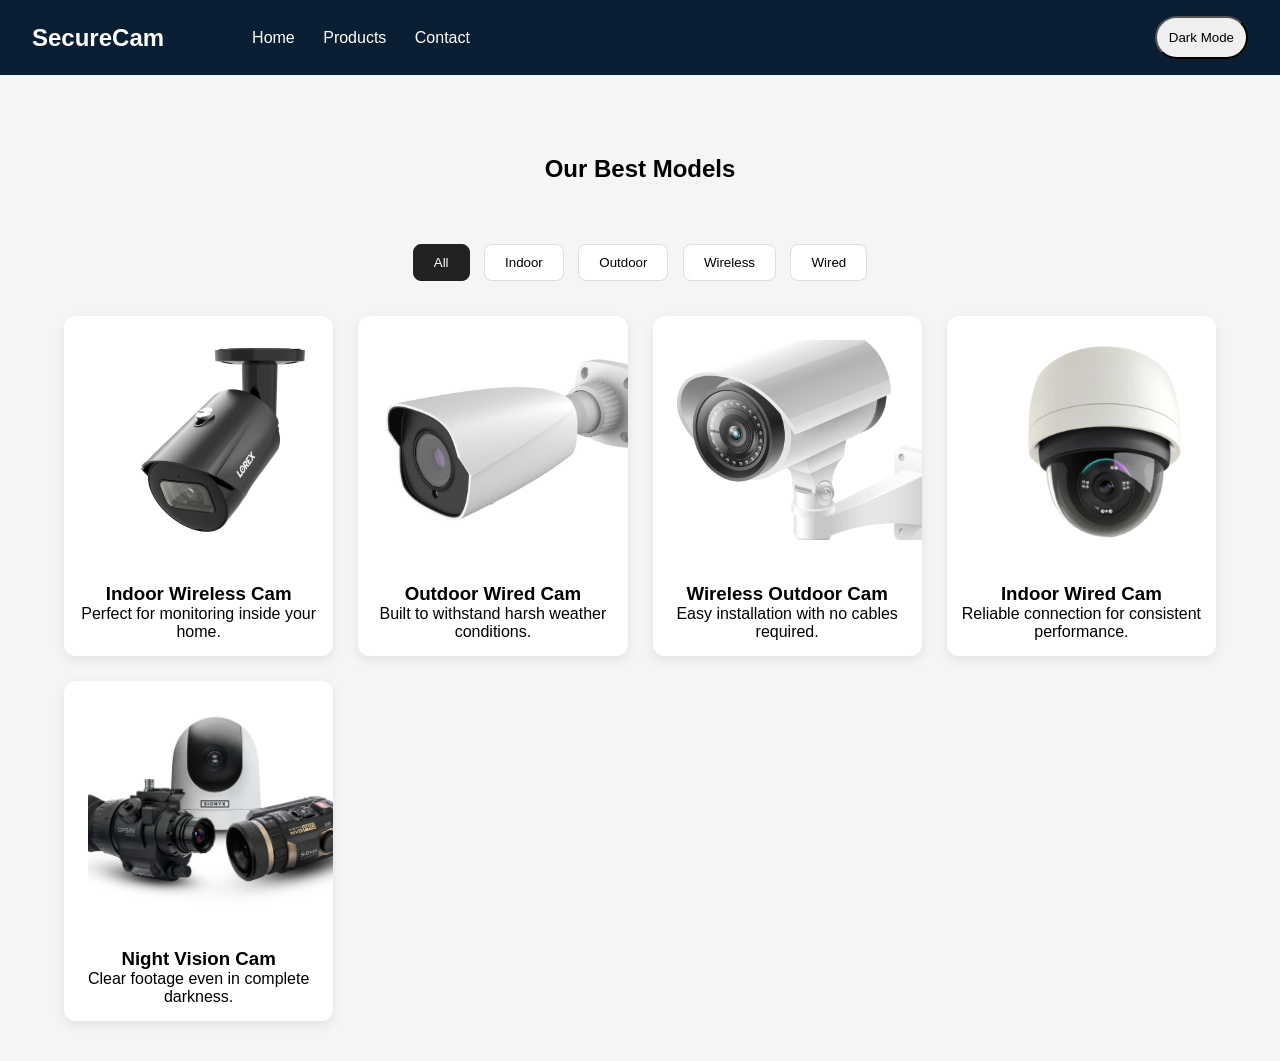
<file: products.html>
<!DOCTYPE html>
<html lang="en">

<head>
    <meta charset="UTF-8">
    <meta name="viewport" content="width=device-width, initial-scale=1.0">
    <title>Camera Catalog</title>
    <link rel="stylesheet" href="style.css">


</head>

<body>
    <header class="header">
        <div class="logo">SecureCam</div>
        <nav class="nav">
            <a href="index.html">Home</a>
            <a href="products.html">Products</a>
            <a href="contact.html">Contact</a>
            <div class="themeButton">
            </div>
        </nav>


        <div class="menu-icon">x
            ☰
        </div>
        <button id="themeToggle">Dark Mode</button>


    </header>
    <section class="camera-section">
        <h1>Our Best Models</h1>

        <div class="filters">
            <button class="filter-btns all" onclick="applyFilter('all')">All</button>
            <button class="filter-btns indoor" onclick="applyFilter('indoor')"> Indoor</button>
            <button class="filter-btns outdoor" onclick="applyFilter('outdoor')">Outdoor </button>
            <button class="filter-btns wireless" onclick="applyFilter('wireless')"> Wireless</button>
            <button class="filter-btns wired" onclick="applyFilter('wired')">Wired</button>
        </div>

        <div class="camera-grid">

            <div class="camera-card indoor wireless">
                <img src="camera1.jpg" alt="Indoor Wireless Camera">
                <div class="card-content">
                    <h3>Indoor Wireless Cam</h3>
                    <p>Perfect for monitoring inside your home.</p>
                </div>
            </div>

            <div class="camera-card outdoor wired">
                <img src="camera2.jpg" alt="outdoor Wired Camera">
                <div class="card-content">
                    <h3>Outdoor Wired Cam</h3>
                    <p>Built to withstand harsh weather conditions.</p>
                </div>
            </div>

            <div class="camera-card outdoor wireless">
                <img src="camera3.jpg" alt="outdoor Wireless Camera">
                <div class="card-content">
                    <h3>Wireless Outdoor Cam</h3>
                    <p>Easy installation with no cables required.</p>
                </div>
            </div>

            <div class="camera-card indoor wired">
                <img src="camera4.jpeg" alt="Indoor Wired Camera">
                <div class="card-content">
                    <h3>Indoor Wired Cam</h3>
                    <p>Reliable connection for consistent performance.</p>
                </div>
            </div>

            <div class="camera-card outdoor wired wireless">
                <img src="camera5.webp" alt="Night Vision Camera">
                <div class="card-content">
                    <h3>Night Vision Cam</h3>
                    <p>Clear footage even in complete darkness.</p>
                </div>
            </div>



        </div>
    </section>
    <script src="products.js"></script>

</body>

</html>
</file>
<file: style.css>
* {
   margin: 0;
   padding: 0;
   box-sizing: border-box;
}


.header {
   display: flex;
   align-items: center;
   justify-content: flex-start;
   background: #0a1f33;
   color: white;
   padding: 1rem 2rem;
   gap: 64px;
}


.logo {
   font-size: 1.5rem;
   font-weight: bold;
   font-family: Arial, Helvetica, sans-serif;
}


.nav {
   display: none;
}


.nav a {
   margin-left: 24px;
   text-decoration: none;
   color: white;
   font-weight: 500;
   font-family: Arial, Helvetica, sans-serif;
}


.menu-icon {
   font-size: 1.5rem;
   cursor: pointer;
}




#themeToggle {
   margin-left: auto;
   padding: 12px;
   border-radius: 24px;
   font-family: Arial, Helvetica, sans-serif;
}



h1 {
   font-family: Arial, Helvetica, sans-serif;
   text-align: center;
   margin-bottom: 56px;
   margin-top: 40px;
}


.hero {
   text-align: center;
   padding: 24px 24px;
   background: #f4f7fa;
}


.hero h1 {
   font-size: 2rem;
   margin-bottom: 10px;
   font-family: Arial, Helvetica, sans-serif;
}


.hero p {
   color: #555;
   font-family: Arial, Helvetica, sans-serif;
}


.products {
   display: flex;
   flex-direction: column;
   padding: 40px 20px;
   gap: 30px;
}


.product-card {
   background: white;
   border-radius: 10px;
   box-shadow: 0 4px 10px rgba(0, 0, 0, 0.08);
   padding: 20px;
   text-align: center;
}


.product-card img {
   width: 100%;
   border-radius: 8px;
   margin-bottom: 15px;
}


.product-card h2 {
   margin-bottom: 10px;
   font-family: Arial, Helvetica, sans-serif;
}


.product-card p {
   color: #555;
   margin-bottom: 15px;
}


.product-card button {
   padding: 10px 18px;
   border: none;
   background: #0a1f33;
   color: white;
   border-radius: 6px;
   cursor: pointer;
}


.bodytext {
   font-weight: lighter;
   font-family: Arial, Helvetica, sans-serif;
}


@media (min-width: 768px) {


   .nav {
      display: block;
   }


   .menu-icon {
      display: none;
   }


   .products {
      flex-direction: row;
      justify-content: space-between;
   }


   .product-card {
      width: 30%;
   }


   .hero h1 {
      font-size: 2.5rem;
   }
}




.dark-mode {
   background-color: #0a1f33;
   color: white;
}


.dark-mode .hero {
   background-color: #0a1f33;
   color: white;
}


.dark-mode h1,
s h2 {
   color: white;
}


.dark-mode,
h2 {
   color: black;
}


.splide {
   max-width: 800px;
   margin: 0 auto;
   margin-bottom: 40px;
}

.splide__slide img {
   width: 80%;
   aspect-ratio: 4/3;
   object-fit: cover;
   border: 3px solid #555;
   border-radius: 24px;
   padding: 24px;
}

.slide-content {
   display: flex;
   flex-direction: column;
   align-items: center;

}


.slide-label {
   margin-bottom: 16px;
   font-size: 14px;
   color: #333;
   text-align: center;
   font-family: Arial, Helvetica, sans-serif;
   font-weight: bold;
   font-size: large;
}

.hero img {
   width: 15%;
}

body {
   font-family: Arial, sans-serif;
   margin: 0;
   padding: 0;
   background: #f5f5f5;
}


.camera-section {
   padding: 40px 5%;
   text-align: center;
}

.filters {
   margin-bottom: 30px;
}

.filter-btns {
   padding: 10px 20px;
   margin: 5px;
   border: 1px solid #ddd;
   background: white;
   cursor: pointer;
   border-radius: 8px;
   transition: all 0.3s ease;
}

.filter-btns.active {
   background: #222;
   color: white;
   border-color: #222;
}

.camera-grid {
   display: grid;
   grid-template-columns: repeat(auto-fill, minmax(250px, 1fr));
   gap: 25px;
}

.camera-card {
   background: white;
   border-radius: 12px;
   overflow: hidden;
   box-shadow: 0 4px 12px rgba(0, 0, 0, 0.08);
   transition: transform 0.2s;
}

.camera-card:hover {
   transform: translateY(-5px);
}

.camera-card img {
   width: 100%;
   height: 200px;
   margin: 24px;
   object-fit: cover;
}

.card-content {
   padding: 15px;
}

.hide {
   display: none !important;
}

.hide {
   display: none !important;
}
</file>
